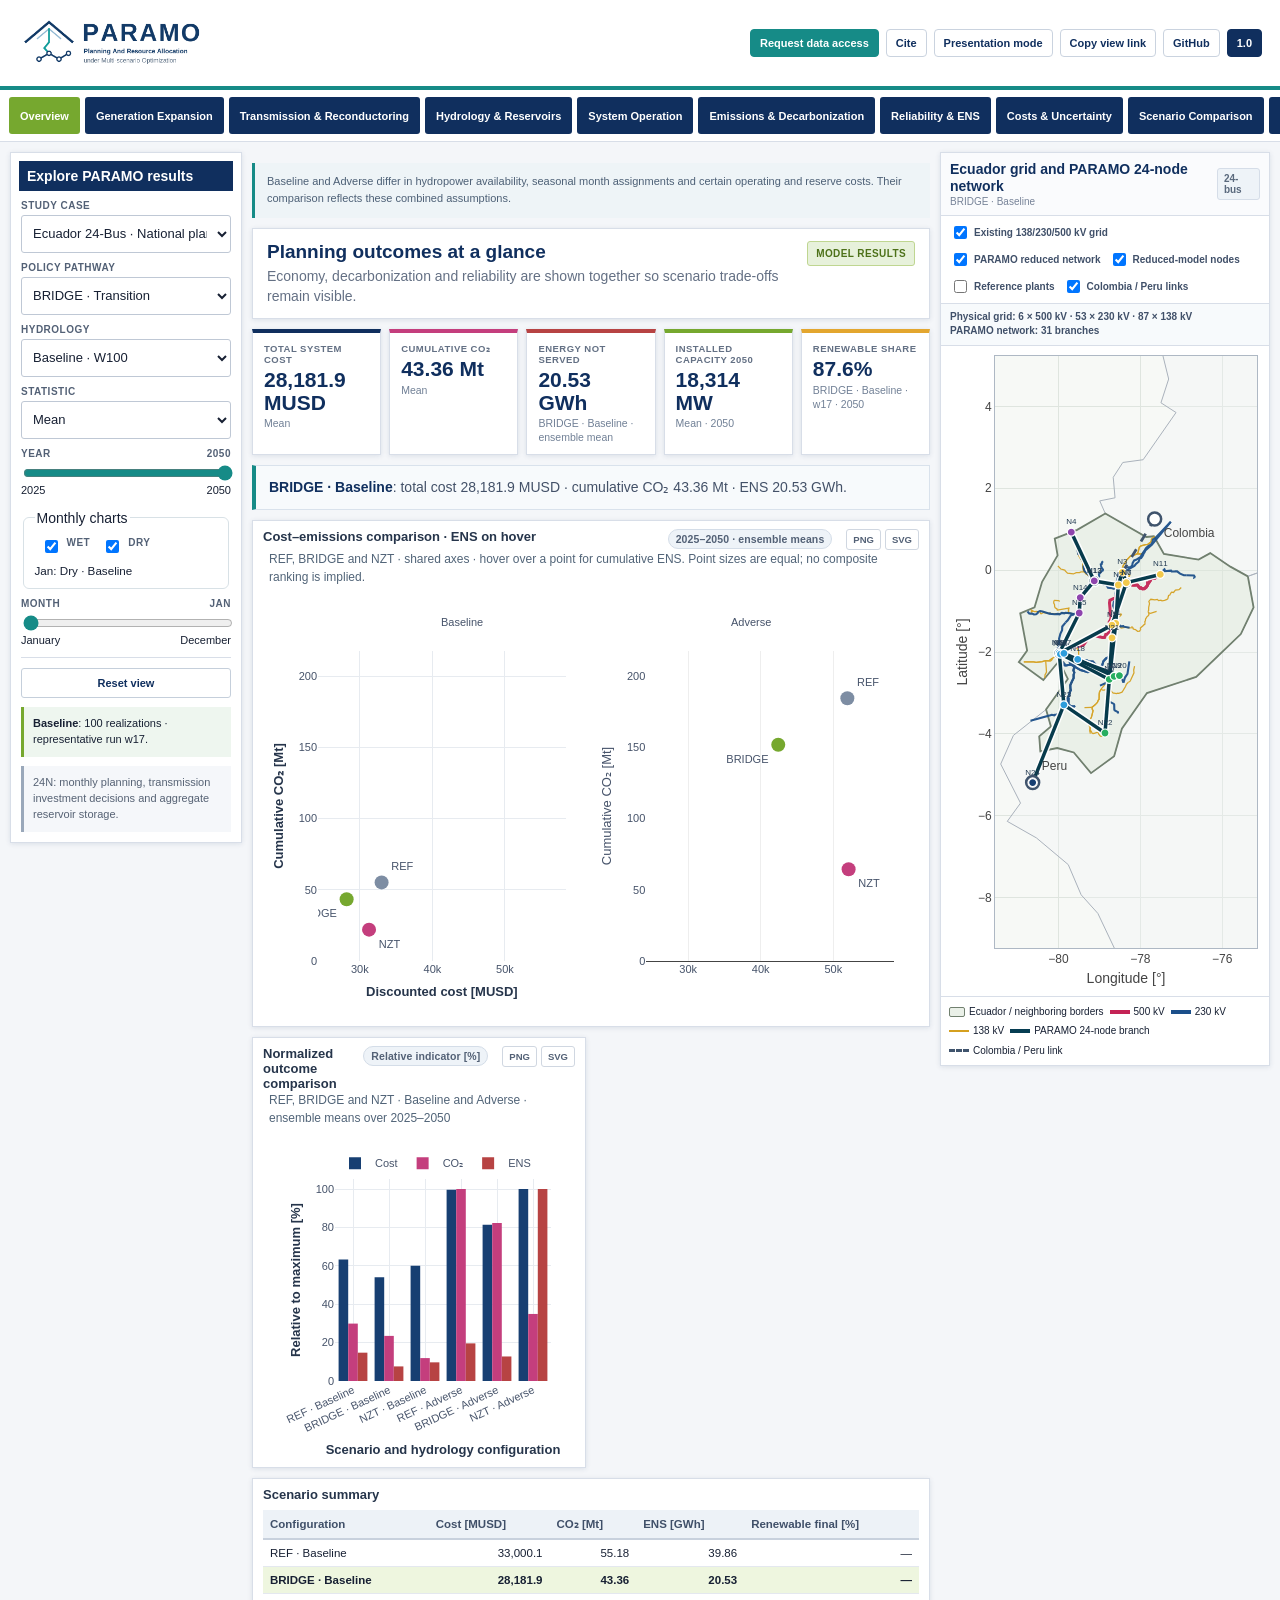
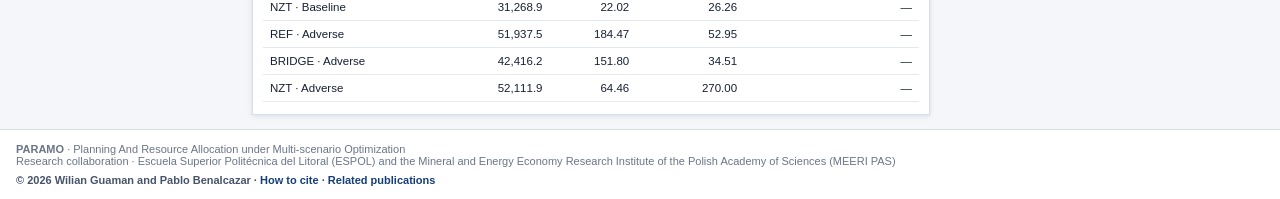
<file: index.html>
<!DOCTYPE html>

<html lang="en">
<head>
<meta charset="utf-8"/>
<meta content="width=device-width, initial-scale=1" name="viewport"/>
<meta content="PARAMO Ecuador Results Explorer — interactive long-term power-system planning results for Ecuador under hydrological uncertainty." name="description"/>
<meta content="PARAMO Ecuador Results Explorer" property="og:title"/>
<meta content="Generation, transmission, hydrology, emissions, reliability and cost results for Ecuador planning cases." property="og:description"/>
<meta content="assets/brand/social-preview.png" property="og:image"/>
<title>PARAMO Ecuador Results Explorer</title>
<link href="assets/brand/favicon.svg" rel="icon" type="image/svg+xml"/>
<link href="assets/css/dashboard.css" rel="stylesheet"/>
<script src="assets/vendor/plotly-3.3.1.min.js"></script>
<script src="assets/js/dashboard_data.js"></script>
<script src="assets/js/reference_network_data.js"></script>
<link href="assets/css/research.css" rel="stylesheet"/><script src="assets/js/national_detail.js"></script><link href="assets/css/national_detail.css" rel="stylesheet"/><style>.year-ends{display:flex;justify-content:space-between;font-size:11px}#monthSelect{width:100%;accent-color:#168b87}#monthValue{float:right;font-weight:700}#yearSelect{width:100%;accent-color:#168b87}#yearValue{float:right;font-weight:700}#seasonControls{margin-top:14px;border:1px solid #d8e1e6;border-radius:6px}#seasonControls label{display:inline-flex;gap:6px;margin:6px}#seasonStatus{display:block;line-height:1.5}.research-partners{font-size:12px;color:#476474;margin:6px 0}#figureGallery figure{margin:18px 0;padding:18px;background:white;border:1px solid #d8e1e6;border-radius:8px}#figureGallery img{max-width:100%;height:auto}#figureGallery figcaption{margin:12px 0;font-weight:600}.wide-results .dashboard-grid{grid-template-columns:232px minmax(0,1fr)}.wide-results .map-panel{display:none}.wide-results.presentation-mode .dashboard-grid{grid-template-columns:1fr}@media(max-width:820px){.wide-results .dashboard-grid{display:block}}#tx24Maps{height:640px}.brand-block{flex-wrap:wrap}.research-partners{flex-basis:100%}</style><style>.brand-block{display:block;flex:0 1 auto}.brand-logo{display:block;width:310px;height:auto;max-width:100%}.site-footer{display:block}.site-footer>div{max-width:none}.footer-cite{margin-top:7px}.cascade-diagram{overflow-x:auto}.cascade-node{min-width:185px}#cascadeCard6{margin-bottom:14px}@media(max-width:600px){.brand-logo{width:260px}}</style></head>
<body>
<header class="site-header">
<div class="brand-block">
<img alt="PARAMO — Planning And Resource Allocation under Multi-scenario Optimization" class="brand-logo" src="assets/brand/paramo-logo-horizontal.png"/>
</div>
<div class="header-actions">
<a class="header-btn primary-link" data-open-tab="data-access" href="#data-access">Request data access</a>
<a class="header-btn" href="docs/CITATION.md">Cite</a>
<button class="header-btn" id="presentationBtn" type="button">Presentation mode</button>
<button class="header-btn" id="copyLinkBtn" type="button">Copy view link</button>
<a class="header-btn" href="https://github.com/WilianGuaman/PARAMO-Ecuador">GitHub</a>
<span class="version-pill">1.0</span>
</div>
</header>
<nav aria-label="Dashboard sections" class="top-nav">
<button class="nav-btn active" data-tab="overview">Overview</button>
<button class="nav-btn" data-tab="generation">Generation Expansion</button>
<button class="nav-btn" data-tab="network">Transmission &amp; Reconductoring</button>
<button class="nav-btn" data-tab="hydrology">Hydrology &amp; Reservoirs</button>
<button class="nav-btn" data-tab="operation">System Operation</button>
<button class="nav-btn" data-tab="emissions">Emissions &amp; Decarbonization</button>
<button class="nav-btn" data-tab="reliability">Reliability &amp; ENS</button>
<button class="nav-btn" data-tab="costs">Costs &amp; Uncertainty</button>
<button class="nav-btn" data-tab="compare">Scenario Comparison</button>
<button class="nav-btn" data-tab="scores">Pathway scores</button><button class="nav-btn" data-tab="data-access">Data Access</button>
<button class="nav-btn" data-tab="methodology">Methodology</button>
</nav>
<div class="runtime-notice" hidden="" id="runtimeNotice" role="status"></div>
<div class="dashboard-grid">
<aside aria-label="Study filters" class="filter-panel">
<section class="filter-section">
<div class="filter-heading">Explore PARAMO results</div>
<label for="caseSelect">Study case</label>
<select id="caseSelect"><option value="ecuador_24bus">Ecuador 24-Bus · National planning case</option><option value="ecuador_6bus">Ecuador 6-Bus · Reduced planning case</option></select>
<label for="scenarioSelect">Policy pathway</label><select id="scenarioSelect"></select>
<label for="hydrologySelect">Hydrology</label><select id="hydrologySelect"></select>
<div id="statWrap"><label for="statSelect">Statistic</label><select id="statSelect"><option value="Mean">Mean</option><option value="P10">P10</option><option value="P50">P50</option><option value="P90">P90</option><option value="Representative">Representative realization</option></select></div>
<label for="yearSelect">Year <output id="yearValue">2050</output></label><input id="yearSelect" max="2050" min="2025" step="1" type="range" value="2050"/><div class="year-ends"><span>2025</span><span>2050</span></div><fieldset id="seasonControls"><legend>Monthly charts</legend><label><input checked="" id="wetCheck" type="checkbox"/> Wet</label><label><input checked="" id="dryCheck" type="checkbox"/> Dry</label><small id="seasonStatus"></small></fieldset>
<label for="monthSelect">Month <output id="monthValue">January</output></label><input id="monthSelect" max="12" min="1" step="1" type="range" value="1"/><div class="year-ends"><span>January</span><span>December</span></div>
</section>
<section class="filter-actions single"><button id="resetBtn" type="button">Reset view</button></section>
<section class="filter-note" id="ensembleNote"></section>
<section class="filter-note subtle" id="caseCapabilityNote"></section>
</aside>
<main class="main-panel">
<section class="tab-panel active" id="overview">
<div class="section-intro"><div><h1>Planning outcomes at a glance</h1><p>Economy, decarbonization and reliability are shown together so scenario trade-offs remain visible.</p></div><span class="status-badge">Model results</span></div>
<div class="kpi-grid" id="overviewKpis"></div>
<div class="insight" id="overviewInsight"></div>
<div class="chart-grid two">
<div class="chart-card"><div class="chart-head"><span class="chart-title">Cost–CO₂–reliability performance</span><span class="chart-tools" data-tools="overviewTradeoff"></span></div><div class="plot" id="overviewTradeoff"></div></div>
<div class="chart-card"><div class="chart-head"><span class="chart-title">Normalized outcome comparison</span><span class="chart-tools" data-tools="overviewBars"></span></div><div class="plot" id="overviewBars"></div></div>
</div>
<div class="table-card"><div class="chart-head"><span class="chart-title">Scenario summary</span></div><div class="table-wrap" id="overviewTable"></div></div>
</section>
<section class="tab-panel" id="generation">
<div class="section-intro"><div><h1>Generation expansion</h1><p>Installed capacity, additions and annual electricity production across the planning horizon.</p></div><div class="section-tools"><label class="inline-control" hidden="" id="fuelViewWrap"><span>6-Bus display</span><select id="fuelViewSelect"><option value="fuel">Fuel detail</option><option value="technology">Technology aggregation</option></select></label><span class="status-badge">Expansion result</span></div></div>
<div class="kpi-grid four" id="generationKpis"></div>
<div class="chart-grid two"><div class="chart-card"><div class="chart-head"><span class="chart-title" id="capacityChartTitle">Installed capacity</span><span class="chart-tools" data-tools="capacityTrajectory"></span></div><div class="plot tall" id="capacityTrajectory"></div></div><div class="chart-card"><div class="chart-head"><span class="chart-title" id="capacityAdditionsTitle">Capacity additions</span><span class="chart-tools" data-tools="capacityAdditions"></span></div><div class="plot tall" id="capacityAdditions"></div></div></div>
<div class="chart-grid two"><div class="chart-card"><div class="chart-head"><span class="chart-title" id="generationAnnualTitle">Annual generation</span><span class="chart-tools" data-tools="generationAnnual"></span></div><div class="plot tall" id="generationAnnual"></div></div><div class="chart-card"><div class="chart-head"><span class="chart-title" id="generationMixYearTitle">Selected-year mix</span><span class="chart-tools" data-tools="generationMixYear"></span></div><div class="plot tall" id="generationMixYear"></div></div></div>
<p class="revision-note" id="repGenerationNote"></p></section>
<section class="tab-panel" id="network">
<div class="section-intro"><div><h1>Transmission &amp; reconductoring</h1><p>Expansion decisions, corridor-level investment states and geographic patterns.</p></div><div class="section-tools"><label class="inline-control" hidden="" id="corridorWrap"><span>Corridor</span><select id="corridorSelect"></select></label><span class="status-badge warning" id="networkStatus">Capability dependent</span></div></div>
<div class="warning-box" id="networkNote"></div>
<div class="kpi-grid four" id="networkKpis"></div>
<div hidden="" id="network24Detail">
<div class="detail-toolbar"><div><strong>Geographic investment comparison</strong><p>One pathway, two hydrological cases, identical map and width scales.</p></div><div class="detail-controls"><label>View<select id="tx24Layer"><option value="representative">Selected realization</option><option value="mean">Ensemble mean</option></select></label><label>Corridor<select id="tx24Corridor"><option value="all">All 31 corridors</option></select></label><button class="detail-btn" id="tx24Reset" type="button">Clear selection</button></div></div>
<div class="chart-card"><div class="chart-head"><span class="chart-title" id="tx24Title">Transmission states in service</span><button class="detail-btn" id="tx24Expand" type="button">Expand map</button><span class="chart-tools" data-tools="tx24Maps"></span></div><div class="plot transmission-comparison" id="tx24Maps"></div><p class="detail-caption">Blue: existing-circuit reconductoring. Orange: new conventional circuits. Purple: new reinforced circuits. Grey: equivalent corridors. The selected-realization view shows individual decisions; the ensemble view shows adoption shares and expected counts. Offset traces improve visibility; they are not physical routes. Click a line to inspect its trajectory.</p></div>
<div aria-live="polite" class="detail-selection" id="tx24Selection"></div><div class="chart-card"><div class="chart-head"><span class="chart-title" id="txAnnualTitle"></span><span class="chart-tools" data-tools="txAnnualBars"></span></div><div class="plot" id="txAnnualBars" style="height:580px"></div></div><div class="chart-card"><div class="chart-head"><span class="chart-title" id="txCumulativeTitle"></span><span class="chart-tools" data-tools="txCumulativeBars"></span></div><div class="plot" id="txCumulativeBars" style="height:580px"></div><p class="detail-caption">Separate counts of existing corridors reconductored and new circuits built. Use the corridor filter to inspect individual locations.</p></div>
<div class="chart-grid two"><div class="chart-card"><div class="chart-head"><span class="chart-title" id="tx24HistoryTitle">Investment trajectory</span><span class="chart-tools" data-tools="tx24History"></span></div><div class="plot" id="tx24History"></div></div><div class="chart-card"><div class="chart-head"><span class="chart-title">Existing-corridor reconductoring</span><span class="chart-tools" data-tools="tx24Reconductoring"></span></div><div class="plot" id="tx24Reconductoring"></div></div></div>
</div>
<div class="chart-grid two"><div class="chart-card"><div class="chart-head"><span class="chart-title">Transmission investment</span><span class="chart-tools" data-tools="transmissionCost"></span></div><div class="plot" id="transmissionCost"></div></div><div class="chart-card"><div class="chart-head"><span class="chart-title" id="networkSecondaryTitle">Corridor capability</span><span class="chart-tools" data-tools="networkSecondary"></span></div><div class="plot" id="networkSecondary"></div></div></div>
<div class="chart-card" id="transmissionDecisionCard"><div class="chart-head"><span class="chart-title">Transmission intervention timeline</span><span class="chart-tools" data-tools="transmissionDecisionTimeline"></span></div><div class="plot short" id="transmissionDecisionTimeline"></div></div>
<div class="table-card"><div class="chart-head"><span class="chart-title">Network detail</span></div><div class="table-wrap" id="networkTable"></div></div>
</section>
<section class="tab-panel" id="hydrology"><div class="section-intro"><div><h1>Hydrology &amp; reservoirs</h1><p>Monthly aggregate storage and electricity supply in selected planning solutions.</p></div><div class="section-tools"><label class="inline-control" hidden="" id="hydroAssetWrap"><span>Hydro asset</span><select id="hydroAssetSelect"></select></label><span class="status-badge">Hydrology-aware</span></div></div>
<div hidden="" id="hydro24Detail">
<div class="detail-toolbar"><div aria-label="Hydrology views" class="detail-tabs" role="group"><button class="active" data-h24="operation" type="button">Monthly operation</button><button data-h24="comparison" type="button">Baseline vs Adverse</button></div></div>
<div class="detail-scope" id="h24Scope"></div><div class="kpi-grid four" id="h24Kpis"></div>
<div class="h24-panel" id="h24-operation">
<div class="chart-grid two"><div class="chart-card"><div class="chart-head"><span class="chart-title" id="h24StorageTitle">Monthly storage cycle</span><span class="chart-tools" data-tools="h24Storage"></span></div><div class="plot tall" id="h24Storage"></div><p class="detail-caption" id="h24CycleNote"></p></div>
<div class="chart-card"><div class="chart-head"><span class="chart-title">Within-year refill / drawdown</span><span class="chart-tools" data-tools="h24Change"></span></div><div class="plot tall" id="h24Change"></div><p class="detail-caption">ΔV = end-of-month storage − previous month. Positive: refill; negative: drawdown. January is omitted because each model year starts from its own initial condition.</p></div></div>
<div class="chart-grid two">
<div class="chart-card"><div class="chart-head"><span class="chart-title">Turbining and spill / bypass</span><span class="chart-tools" data-tools="h24Release"></span></div><div class="plot" id="h24Release"></div><p class="detail-caption">Sum of plant-level hydraulic operations. Water can be turbined again downstream; this sum is neither net basin outflow nor new system inflow.</p></div><div class="chart-card"><div class="chart-head"><span class="chart-title">Monthly supply and hydro dependence</span><span class="chart-tools" data-tools="h24Supply"></span></div><div class="plot" id="h24Supply"></div><p class="detail-caption">Supply of the complete 24-bus system, including run-of-river generation and imports; the storage chart covers only five represented plants.</p></div></div>
</div>
<div class="h24-panel" hidden="" id="h24-comparison">
<div class="chart-card"><div class="chart-head"><span class="chart-title">Case-specific seasonal assumptions</span></div><div id="h24Calendar"></div><p class="detail-caption">Baseline and Adverse retain different seasonal calendars and nuclear-candidate operating costs. Their difference represents two planning configurations, not a single-parameter drought experiment.</p></div>
<div class="chart-grid two">
<div class="chart-card"><div class="chart-head"><span class="chart-title">Mean aggregate stored volume</span><span class="chart-tools" data-tools="h24Means"></span></div><div class="plot tall" id="h24Means"></div><p class="detail-caption">Weighted ensemble mean of monthly storage across 2025–2050. This is operation, not installed reservoir capacity.</p></div></div>
<div class="chart-grid two"><div class="chart-card"><div class="chart-head"><span class="chart-title">Selected-year supply response</span><span class="chart-tools" data-tools="h24Response"></span></div><div class="plot" id="h24Response"></div><p class="detail-caption">Separate representative realizations for each hydrological case. Not ensemble means.</p></div>
<div class="chart-card"><div class="chart-head"><span class="chart-title">Expected cumulative ENS</span><span class="chart-tools" data-tools="h24ENS"></span></div><div class="plot" id="h24ENS"></div><p class="detail-caption">Weighted means over 2025–2050. Baseline N=100; Adverse N=5. Both panels retain the same unit; small values remain visible in the hover.</p></div></div>
<div class="chart-card"><div class="chart-head"><span class="chart-title">Supplied monthly storage envelopes · no year dimension</span><span class="chart-tools" data-tools="h24Envelope"></span></div><div class="plot" id="h24Envelope"></div><p class="detail-caption">P10–P90 and median from the retained month-only envelope table. These are not the selected-year paths above. The supplied envelope has no year dimension; no annual quantiles are inferred from it.</p></div></div>
</div><div id="hydroLegacyBody">
<div class="kpi-grid four" id="hydroKpis"></div>
<div class="chart-grid two"><div class="chart-card"><div class="chart-head"><span class="chart-title" id="hydroStorageTitle">Reservoir storage</span><span class="chart-tools" data-tools="reservoirEnvelope"></span></div><div class="plot" id="reservoirEnvelope"></div></div><div class="chart-card"><div class="chart-head"><span class="chart-title" id="plantGeneration6Title"></span><span class="chart-tools" data-tools="plantGeneration6"></span></div><div class="plot" id="plantGeneration6"></div></div></div>
<div hidden="" id="plantBalanceFigure"></div><div class="chart-grid two" style="grid-template-columns:repeat(2,minmax(0,1fr))"><div class="chart-card"><div class="chart-head"><span class="chart-title" id="hydroRelease6Title">Monthly hydraulic releases</span><span class="chart-tools" data-tools="hydroRelease6"></span></div><div class="plot tall" id="hydroRelease6"></div></div></div><p class="detail-caption">The discharge curve sums releases at the selected plants; water reused downstream is counted at each plant and does not represent independent water resources.</p><div class="chart-card" id="cascadeCard6"><div class="chart-head"><span class="chart-title" id="cascadeTitle6"></span></div><div class="cascade-diagram" id="cascadeDiagram6"></div><p class="detail-caption">Connections show the modeled upstream–downstream sequence. Values report generation and storage for the selected month.</p></div><div class="table-card"><div class="chart-head"><span class="chart-title">Selected-month plant results</span></div><div class="table-wrap" id="plantResults6Table"></div></div><div class="chart-card"><div class="chart-head"><span class="chart-title">Hydrology penalty across scenarios</span><span class="chart-tools" data-tools="hydrologyPenalty6"></span></div><div class="plot" id="hydrologyPenalty6"></div></div></div></section>
<section class="tab-panel" id="operation"><div class="section-intro"><div><h1>System operation</h1><p>Monthly and annual operational indicators for the selected planning configuration.</p></div><span class="status-badge" id="operationBadge">Representative run</span></div><div class="kpi-grid four" id="operationKpis"></div><div class="chart-grid two"><div class="chart-card"><div class="chart-head"><span class="chart-title">Monthly energy balance</span><span class="chart-tools" data-tools="monthlyGeneration"></span></div><div class="plot tall" id="monthlyGeneration"></div></div><div class="chart-card"><div class="chart-head"><span class="chart-title">Reserve / ENS / curtailment</span><span class="chart-tools" data-tools="operationReliability"></span></div><div class="plot tall" id="operationReliability"></div></div></div><div class="chart-card"><div class="chart-head"><span class="chart-title">Annual operation trajectory</span><span class="chart-tools" data-tools="annualOperation"></span></div><div class="plot" id="annualOperation"></div></div></section>
<section class="tab-panel" id="emissions"><div class="section-intro"><div><h1>Emissions &amp; decarbonization</h1><p>Carbon outcomes across policy pathways and hydrological conditions.</p></div><span class="status-badge">Decarbonization</span></div><div class="kpi-grid four" id="emissionKpis"></div><div class="insight" id="emissionInsight"></div><div class="chart-grid two"><div class="chart-card"><div class="chart-head"><span class="chart-title">Cumulative CO₂ comparison</span><span class="chart-tools" data-tools="emissionCumulative"></span></div><div class="plot" id="emissionCumulative"></div></div><div class="chart-card"><div class="chart-head"><span class="chart-title" id="emissionAnnualTitle">Annual CO₂ trajectory</span><span class="chart-tools" data-tools="emissionAnnual"></span></div><div class="plot" id="emissionAnnual"></div></div></div><div class="chart-grid two"><div class="chart-card"><div class="chart-head"><span class="chart-title">CO₂ uncertainty / scenario spread</span><span class="chart-tools" data-tools="emissionDistribution"></span></div><div class="plot" id="emissionDistribution"></div></div><div class="chart-card"><div class="chart-head"><span class="chart-title">Cost–CO₂ performance space</span><span class="chart-tools" data-tools="emissionTradeoff"></span></div><div class="plot" id="emissionTradeoff"></div></div></div></section>
<section class="tab-panel" id="reliability"><div class="section-intro"><div><h1>Reliability &amp; energy not served</h1><p>Annual and cumulative ENS together with economic consequences.</p></div><span class="status-badge">Reliability</span></div><div class="kpi-grid four" id="reliabilityKpis"></div><div class="insight" id="reliabilityInsight"></div><div class="chart-grid two"><div class="chart-card"><div class="chart-head"><span class="chart-title">Cumulative ENS comparison</span><span class="chart-tools" data-tools="ensCumulative"></span></div><div class="plot" id="ensCumulative"></div></div><div class="chart-card"><div class="chart-head"><span class="chart-title">Annual ENS trajectory</span><span class="chart-tools" data-tools="ensAnnual"></span></div><div class="plot" id="ensAnnual"></div></div></div><div class="chart-grid two"><div class="chart-card"><div class="chart-head"><span class="chart-title">ENS uncertainty / scenario spread</span><span class="chart-tools" data-tools="ensDistribution"></span></div><div class="plot" id="ensDistribution"></div></div><div class="chart-card"><div class="chart-head"><span class="chart-title">Reliability versus cost</span><span class="chart-tools" data-tools="ensTradeoff"></span></div><div class="plot" id="ensTradeoff"></div></div></div></section>
<section class="tab-panel" id="costs"><div class="section-intro"><div><h1>Costs &amp; uncertainty</h1><p>Planning cost statistics and cost composition.</p></div><span class="status-badge">Economic result</span></div><div class="kpi-grid four" id="costKpis"></div><div class="chart-grid two"><div class="chart-card"><div class="chart-head"><span class="chart-title">Total cost range / scenario comparison</span><span class="chart-tools" data-tools="costDistribution"></span></div><div class="plot" id="costDistribution"></div></div><div class="chart-card"><div class="chart-head"><span class="chart-title">Cost components</span><span class="chart-tools" data-tools="costComponents"></span></div><div class="plot" id="costComponents"></div></div></div><div class="chart-card"><div class="chart-head"><span class="chart-title">System performance space</span><span class="chart-tools" data-tools="performanceSpace"></span></div><div class="plot" id="performanceSpace"></div></div><div class="chart-card"><div class="chart-head"><span class="chart-title">Discounted costs across realizations</span><span class="chart-tools" data-tools="costRunsResearch"></span></div><div class="plot" id="costRunsResearch" style="height:650px"></div></div></section>
<section class="tab-panel" id="compare"><div class="section-intro"><div><h1>Scenario comparison</h1><p>Compare two configurations using common indicators.</p></div><span class="status-badge">A vs B</span></div><div class="compare-grid"><div class="compare-card"><h2>Configuration A</h2><label>Study case</label><select id="compareCaseA"></select><label>Scenario</label><select id="compareScenarioA"></select><label>Hydrology</label><select id="compareHydroA"></select></div><div class="compare-card"><h2>Configuration B</h2><label>Study case</label><select id="compareCaseB"></select><label>Scenario</label><select id="compareScenarioB"></select><label>Hydrology</label><select id="compareHydroB"></select></div></div><div class="chart-grid two"><div class="table-card"><div class="chart-head"><span class="chart-title">Metric comparison</span></div><div class="table-wrap" id="compareTable"></div></div><div class="chart-card"><div class="chart-head"><span class="chart-title">Normalized performance</span><span class="chart-tools" data-tools="compareChart"></span></div><div class="plot" id="compareChart"></div></div></div></section>
<section class="tab-panel" id="data-access">
<div class="section-intro"><div><h1>Data access</h1><p>Request additional research data for a defined academic or technical use.</p></div><span class="status-badge">Controlled access</span></div>
<div class="download-grid"><div class="download-card"><h2>Request research data</h2><p>Describe the study, requested variables and intended use in the repository form.</p><a class="download-button secondary" href="https://github.com/WilianGuaman/PARAMO-Ecuador/issues/new?template=data-access-request.yml" rel="noopener" target="_blank">Open data-access form</a><p class="privacy-note">GitHub Issues are public. Do not include confidential, sensitive or personal information in the request.</p></div><div class="download-card"><h2>What is public in the explorer?</h2><p>Scenario summaries, annual and monthly series, technology aggregates, 6N corridor decisions and selected hydropower diagnostics.</p><a class="download-button" href="docs/DATA_ACCESS.md">Data-access policy</a></div><div class="download-card"><h2>Citation &amp; provenance</h2><p>Citation formats and data provenance are provided with the repository.</p><a class="download-button" href="docs/CITATION.md">Citation guide</a></div></div>
<div class="method-grid" style="margin-top:10px"><div class="method-card"><h2>Cite the explorer</h2><div class="citation-box" id="citationBox"></div><div class="method-links"><button class="download-button" id="copyCitationBtn" type="button">Copy citation</button><a href="CITATION.cff">CITATION.cff</a><a href="docs/citation/CITATION.bib">BibTeX</a><a href="docs/citation/CITATION.ris">RIS</a></div></div><div class="method-card"><h2>Licensing</h2><p><strong>Dashboard code:</strong> Apache License 2.0.<br/><strong>PARAMO-derived public visualization layer and original documentation:</strong> CC BY 4.0 where indicated.<br/><strong>Reference geography:</strong> source terms and attribution are listed in the license matrix.</p><div class="method-links"><a href="LICENSES.md">License and attribution matrix</a></div></div></div>
</section>
<section class="tab-panel" id="scores"><h1>Weighted pathway scores</h1><p>Six indicators are normalized within each hydrological case. Economic, environmental and supply-adequacy dimensions each receive one third of the weight. Lower scores are preferred; scores compare pathways within a case.</p><div class="chart-card"><div class="chart-head"><span class="chart-title">Baseline and Adverse · 2025–2050</span><span class="chart-tools" data-tools="weightedScores"></span></div><div class="plot" id="weightedScores" style="height:570px"></div></div><div id="scoreInputs"></div></section><section class="tab-panel" id="methodology"><div class="section-intro"><div><h1>Methodology, provenance &amp; citation</h1><p>Distinguish optimization results, reference-system data and uncertainty representations.</p></div><span class="status-badge">Research documentation</span></div><div class="method-grid"><div class="method-card"><h2>PARAMO results</h2><p>The explorer presents precomputed planning results for Ecuador.</p></div><div class="method-card"><h2>Ecuador 6N</h2><p>BAU and REN100 under Normal and Extreme hydrology, with corridor-year decisions and selected hydraulic cascades.</p></div><div class="method-card"><h2>Ecuador 24N</h2><p>REF, BRIDGE and NZT pathways under Baseline and Adverse hydrology, with ensemble statistics and representative monthly operation.</p></div><div class="method-card"><h2>Network map</h2><p>Ecuador, Colombia and Peru boundaries; the existing 138/230/500 kV grid; and the selected 24N or 6N PARAMO network.</p></div><div class="method-card"><h2>Related publications</h2><p>Guamán, W., Benalcazar, P., Cordova-Garcia, J., &amp; Torres, M. (2025). <em>An integrated framework for the optimal expansion of hydro-dependent power systems under water-resource uncertainty</em>. Energy Conversion and Management: X, 28, 101297. DOI: 10.1016/j.ecmx.2025.101297.</p></div><div class="method-card"><h2>Documentation</h2><p>Methodology, provenance, limitations and citation.</p><div class="method-links"><a href="docs/METHODOLOGY.md">Methodology</a><a href="docs/DATA_PROVENANCE.md">Data provenance</a><a href="docs/LIMITATIONS.md">Limitations</a><a href="docs/DATA_ACCESS.md">Data access</a></div></div></div><div class="method-card" id="studyDesign"><h2>Study design</h2><p>The national model compares REF, BRIDGE and NZT over 2025–2050. Baseline contains 100 realizations per pathway and Adverse contains five. Detailed profiles use REF–w23, BRIDGE–w17 and NZT–w22 in Baseline, and REF–w5, BRIDGE–w3 and NZT–w3 in Adverse.</p><p>Representative realizations are selected using total cost: proximity to the mean within the modal interval for Baseline, and proximity to the median for Adverse. Means and empirical intervals describe the ensemble; the selected realization is one individual plan.</p><p>Each model year contains twelve 720-hour periods. Seasonal calendars and operating assumptions are specific to each hydrological case. ENS is reconstructed from nodal power deficits and monthly duration.</p></div></section>
</main>
<aside class="map-panel">
<div class="map-heading"><div><strong id="mapTitle">PARAMO network</strong><span id="mapSubtitle">Ecuador planning geography</span></div><span class="map-badge" id="mapBadge">24-bus</span></div>
<div class="map-controls"><label><input checked="" id="mapReferenceLines" type="checkbox"/> Existing 138/230/500 kV grid</label><label><input checked="" id="mapLines" type="checkbox"/> PARAMO reduced network</label><label><input checked="" id="mapNodes" type="checkbox"/> Reduced-model nodes</label><label><input id="mapPlants" type="checkbox"/> Reference plants</label><label><input checked="" id="mapExternal" type="checkbox"/> Colombia / Peru links</label></div>
<div class="map-grid-status" id="mapGridStatus"></div><div class="map-plot" id="networkMap"></div><div class="map-legend" id="mapLegend"></div>
</aside>
</div>
<footer class="site-footer"><div><strong>PARAMO</strong> · Planning And Resource Allocation under Multi-scenario Optimization<br/>Research collaboration · Escuela Superior Politécnica del Litoral (ESPOL) and the Mineral and Energy Economy Research Institute of the Polish Academy of Sciences (MEERI PAS)</div><div class="footer-cite">© 2026 Wilian Guaman and Pablo Benalcazar · <a href="docs/CITATION.md">How to cite</a> · <a href="https://doi.org/10.1016/j.ecmx.2025.101297">Related publications</a></div></footer>
<script src="assets/js/pathway_scores.js"></script><script src="assets/js/demand.js"></script><script src="assets/js/dashboard.js"></script>
</body>
</html>
</file>
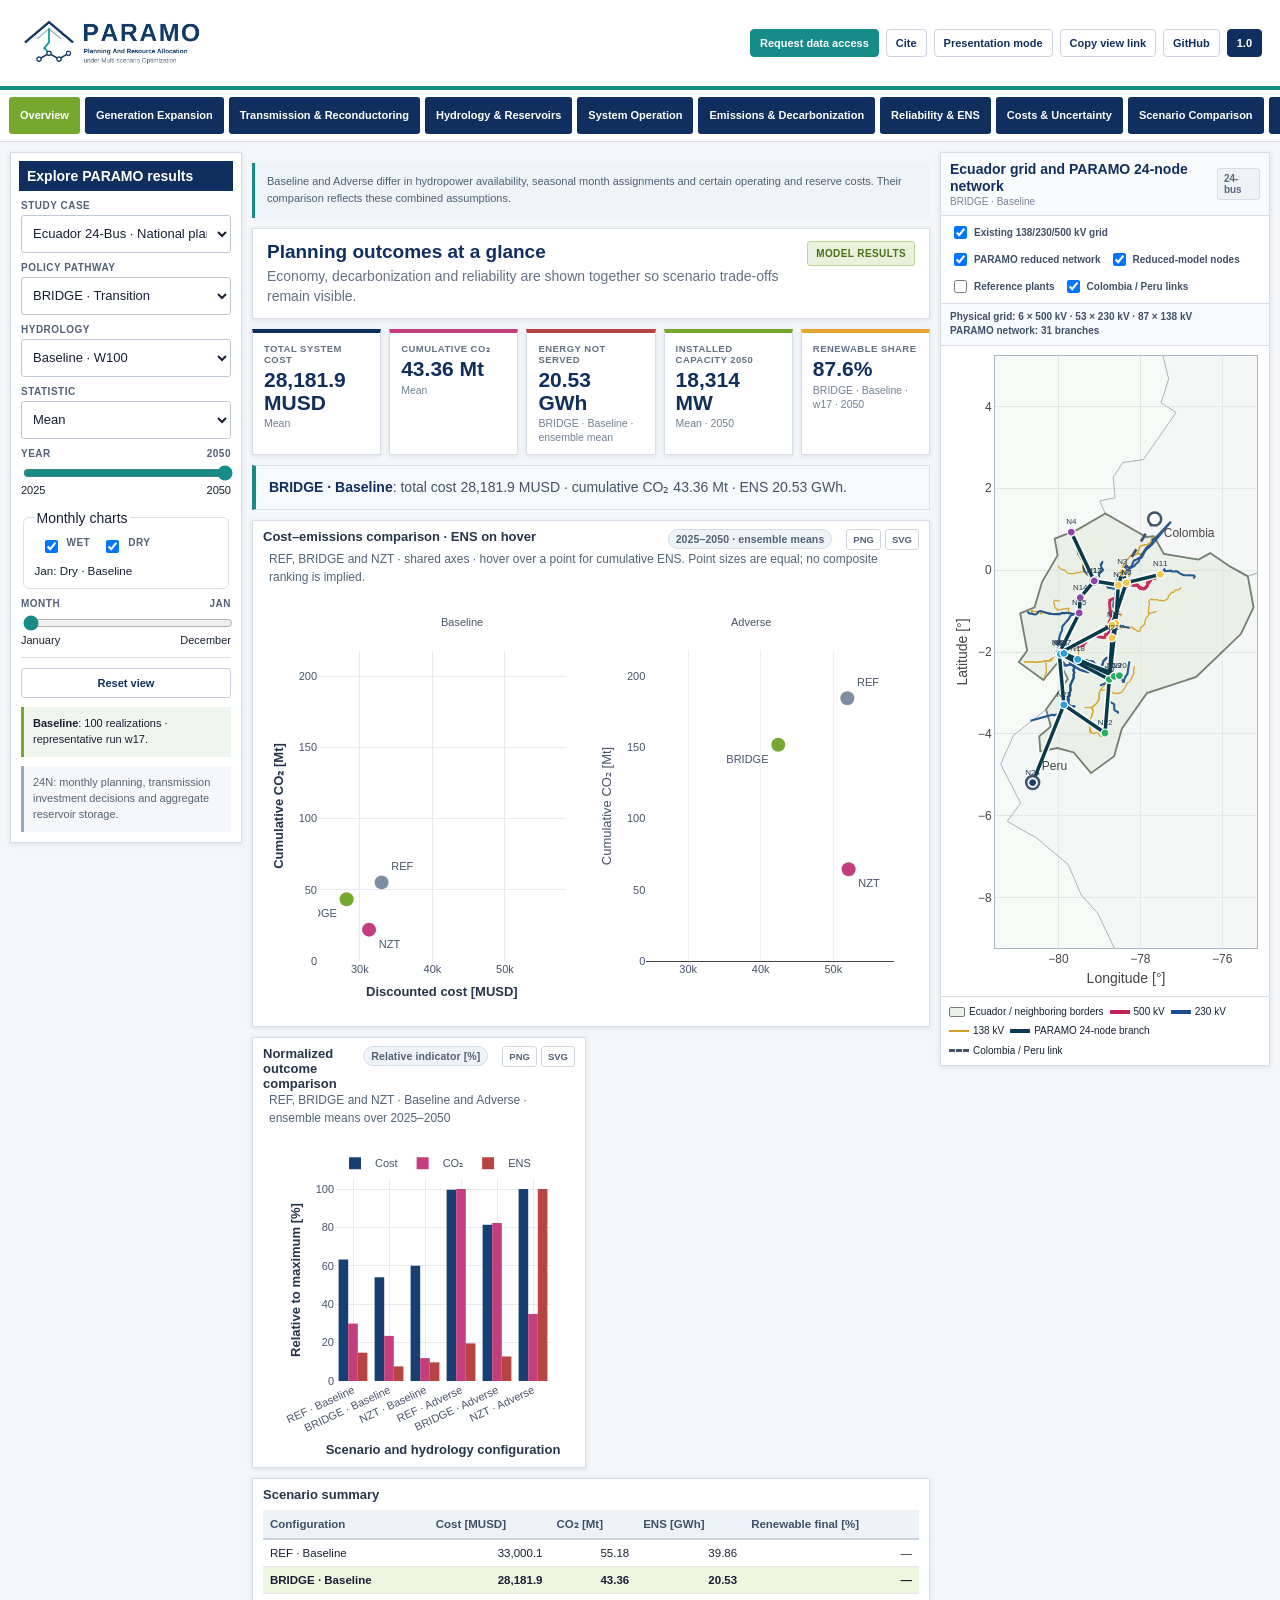
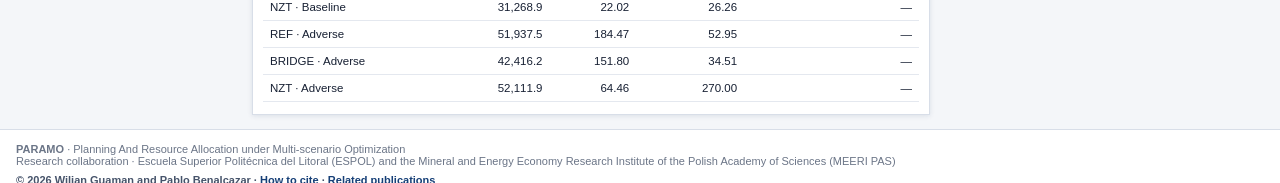
<file: final-results.html>
<!doctype html><html lang="en"><head><meta charset="utf-8"><meta http-equiv="refresh" content="0;url=./"><title>PARAMO Ecuador Results Explorer</title></head><body><a href="./">Open PARAMO Ecuador Results Explorer</a></body></html>
</file>
<file: assets/css/dashboard.css>
:root{--navy:#102f5e;--navy2:#163f77;--teal:#168b87;--green:#76a82f;--gold:#e3a62f;--magenta:#c43e7d;--red:#b74343;--ink:#172033;--muted:#647084;--line:#d8dee8;--bg:#f4f6f9;--card:#fff;--soft:#eef3f8;--shadow:0 1px 5px rgba(16,47,94,.11)}
*{box-sizing:border-box}html{scroll-behavior:smooth}body{margin:0;font-family:Inter,Segoe UI,Arial,sans-serif;background:var(--bg);color:var(--ink);font-size:14px}a{color:var(--navy2);text-decoration:none}a:hover{text-decoration:underline}button,select{font:inherit}
.site-header{display:flex;align-items:center;justify-content:space-between;gap:18px;background:#fff;padding:10px 18px;border-bottom:4px solid var(--teal)}.brand-block{display:flex;align-items:center;gap:12px;min-width:0}.brand-logo{height:62px;width:auto;max-width:430px}.brand-subtitle{font-size:12px;color:#617085;margin-top:1px}.header-actions{display:flex;align-items:center;gap:7px;flex-wrap:wrap;justify-content:flex-end}.header-btn,.version-pill{border:1px solid #cad3df;background:#fff;color:var(--navy);padding:7px 9px;border-radius:4px;font-size:11px;font-weight:800;cursor:pointer}.header-btn:hover{background:#eef3f8}.header-btn.primary-link{background:var(--teal);border-color:var(--teal);color:#fff}.header-btn.primary-link:hover{background:#117672;text-decoration:none}.version-pill{background:var(--navy);color:#fff;border-color:var(--navy)}
.top-nav{display:flex;gap:5px;overflow-x:auto;padding:7px 9px;background:#fff;border-bottom:1px solid var(--line);position:sticky;top:0;z-index:25}.nav-btn{border:0;background:var(--navy);color:#fff;padding:9px 11px;font-weight:750;font-size:11px;cursor:pointer;white-space:nowrap;border-radius:3px;min-height:37px}.nav-btn:hover{background:var(--navy2)}.nav-btn.active{background:var(--green)}
.dashboard-grid{display:grid;grid-template-columns:232px minmax(0,1fr) 330px;gap:10px;padding:10px;align-items:start}.filter-panel,.map-panel{background:#fff;border:1px solid var(--line);box-shadow:var(--shadow)}.filter-panel{padding:10px;position:sticky;top:58px}.filter-section{border-bottom:1px solid var(--line);padding-bottom:11px;margin-bottom:10px}.filter-heading{background:var(--navy);color:#fff;font-weight:800;padding:7px 8px;margin:-2px -2px 9px}.filter-panel label{display:block;font-size:10px;text-transform:uppercase;letter-spacing:.05em;font-weight:800;color:#536176;margin:9px 0 4px}.filter-panel select{width:100%;min-height:38px;border:1px solid #bfc8d5;background:#fff;color:var(--ink);padding:6px 7px;font-size:13px;border-radius:3px}.filter-panel select:focus,.header-btn:focus,.nav-btn:focus{outline:2px solid #7bb6e8;outline-offset:1px}.filter-note{font-size:11px;line-height:1.45;padding:9px;background:#eef6ef;border-left:3px solid var(--green);margin-top:9px}.filter-note.subtle{background:#f5f7fa;border-left-color:#9aa8ba;color:#566274}.filter-actions{display:grid;grid-template-columns:1fr 1fr;gap:6px}.filter-actions button{border:1px solid #c5cfdb;background:#fff;color:var(--navy);padding:8px 6px;font-size:11px;font-weight:800;border-radius:3px;cursor:pointer}.filter-actions button.primary{background:var(--teal);color:white;border-color:var(--teal)}
.main-panel{min-width:0}.tab-panel{display:none}.tab-panel.active{display:block}.section-intro{display:flex;justify-content:space-between;align-items:flex-start;gap:16px;background:#fff;border:1px solid var(--line);padding:12px 14px;margin-bottom:10px;box-shadow:var(--shadow)}.section-intro h1{font-size:19px;margin:0 0 3px;color:var(--navy)}.section-tools{display:flex;align-items:flex-start;gap:8px;flex-wrap:wrap;justify-content:flex-end}.inline-control{display:flex;align-items:center;gap:6px;font-size:10px;font-weight:700;color:#536176;white-space:nowrap}.inline-control select{border:1px solid #cfd7e2;background:#fff;color:var(--navy);padding:5px 7px;border-radius:3px;font:inherit;min-width:145px}.inline-control[hidden]{display:none!important}.section-intro p{margin:0;color:var(--muted);line-height:1.45}.status-badge{font-size:10px;font-weight:800;text-transform:uppercase;letter-spacing:.04em;background:#e7f1db;color:#4d7119;border:1px solid #bfd691;padding:6px 8px;white-space:nowrap;border-radius:3px}.status-badge.warning{background:#fff3db;color:#805d13;border-color:#efd18f}
.kpi-grid{display:grid;grid-template-columns:repeat(5,minmax(110px,1fr));gap:8px;margin-bottom:10px}.kpi-grid.four{grid-template-columns:repeat(4,minmax(110px,1fr))}.kpi-card{background:#fff;border:1px solid var(--line);border-top:4px solid var(--teal);padding:10px 11px;box-shadow:var(--shadow);min-width:0}.kpi-label{font-size:9.5px;font-weight:800;color:#637084;text-transform:uppercase;letter-spacing:.05em}.kpi-value{font-size:21px;font-weight:800;color:var(--navy);margin:4px 0 2px;line-height:1.06}.kpi-sub{font-size:10.5px;color:#718096;line-height:1.35}.kpi-card.gold{border-top-color:var(--gold)}.kpi-card.green{border-top-color:var(--green)}.kpi-card.magenta{border-top-color:var(--magenta)}.kpi-card.navy{border-top-color:var(--navy)}.kpi-card.red{border-top-color:var(--red)}
.chart-grid{display:grid;gap:10px;margin-bottom:10px}.chart-grid.two{grid-template-columns:repeat(2,minmax(0,1fr))}.chart-grid.three{grid-template-columns:repeat(3,minmax(0,1fr))}.chart-card,.table-card,.download-card,.compare-card{background:#fff;border:1px solid var(--line);box-shadow:var(--shadow);min-width:0}.chart-head{display:flex;align-items:center;justify-content:space-between;gap:8px;padding:8px 10px 0}.chart-title{font-weight:800;color:#26354b;font-size:13px}.chart-tools{display:flex;gap:4px}.chart-tools button{border:1px solid #d0d7e1;background:#fff;color:#536176;font-size:9.5px;font-weight:800;padding:4px 6px;border-radius:3px;cursor:pointer}.chart-tools button:hover{background:#edf2f7}.plot{height:330px;min-width:0}.plot.tall{height:390px}.plot.short{height:270px}.table-wrap{padding:8px 10px 12px;overflow:auto;max-width:100%}.data-table{width:100%;border-collapse:collapse;font-size:11.5px}.data-table th{background:#edf2f7;color:#405069;text-align:left;padding:7px;border-bottom:2px solid #c8d1dd;position:sticky;top:0}.data-table td{padding:7px;border-bottom:1px solid #e4e8ef}.data-table tr:hover td{background:#f8fafc}.num{text-align:right;font-variant-numeric:tabular-nums}.selected-row td{background:#eef6df!important;font-weight:700}
.map-panel{position:sticky;top:58px;overflow:hidden}.map-heading{display:flex;justify-content:space-between;align-items:center;padding:8px 9px;border-bottom:1px solid var(--line);background:#fafbfd}.map-heading strong{display:block;color:var(--navy);font-size:13px}.map-heading span{display:block;color:#778398;font-size:10px;margin-top:1px}.map-badge{background:#eef3f8;border:1px solid #d5dde8!important;padding:4px 6px;border-radius:3px;color:#5a697d!important;font-weight:700}.map-controls{display:flex;gap:8px;flex-wrap:wrap;padding:7px 9px;border-bottom:1px solid var(--line);font-size:10px;color:#536176}.map-controls label{display:flex;align-items:center;gap:4px}.map-plot{height:590px}.map-legend{display:flex;flex-wrap:wrap;gap:6px;padding:8px;border-top:1px solid var(--line);font-size:10px}.legend-item{display:flex;align-items:center;gap:4px}.legend-dot{width:9px;height:9px;border-radius:50%;display:inline-block}
.insight{background:#f7fafc;border:1px solid #d9e2ec;border-left:4px solid var(--teal);padding:11px 13px;line-height:1.5;color:#435168;margin-bottom:10px}.insight strong{color:var(--navy)}.warning-box{background:#fff8e8;border:1px solid #ead39a;border-left:4px solid var(--gold);padding:11px 13px;line-height:1.5;color:#66521f;margin-bottom:10px}.quality-row{display:flex;gap:6px;flex-wrap:wrap;margin-top:7px}.quality-badge{font-size:9px;font-weight:800;letter-spacing:.04em;border:1px solid #cdd6e2;background:#f7f9fb;color:#536176;padding:4px 6px;border-radius:999px}.quality-badge.model{background:#eaf0f9;color:#244a79}.quality-badge.ensemble{background:#eaf6ee;color:#3d6a31}.quality-badge.reference{background:#f4f1e7;color:#695c2d}
.compare-grid{display:grid;grid-template-columns:1fr 1fr;gap:10px;margin-bottom:10px}.compare-card{padding:12px}.compare-card h2{font-size:14px;color:var(--navy);margin:0 0 8px}.compare-card label{display:block;font-size:10px;text-transform:uppercase;font-weight:800;color:#5e6b7d;margin:7px 0 3px}.compare-card select{width:100%;min-height:36px;border:1px solid #c5cfdb;background:#fff;padding:5px}.metric-change.pos{color:#a33}.metric-change.neg{color:#28764d}.metric-change.neutral{color:#667}
.download-grid{display:grid;grid-template-columns:repeat(3,minmax(0,1fr));gap:10px}.download-card{padding:14px}.download-card h2{font-size:15px;margin:0 0 5px;color:var(--navy)}.download-card p{color:#5b6879;font-size:12px;line-height:1.45}.download-button{display:inline-block;border:0;background:var(--navy);color:#fff;padding:9px 11px;font-weight:800;border-radius:3px;cursor:pointer;margin-top:6px}.download-button.secondary{background:var(--teal)}.download-button.disabled{background:#aab3bf;cursor:not-allowed}.citation-box{background:#f7f9fb;border:1px solid #d8dee8;padding:12px;white-space:pre-wrap;font-family:ui-monospace,SFMono-Regular,Consolas,monospace;font-size:11px;line-height:1.5;margin-top:8px}
.method-grid{display:grid;grid-template-columns:repeat(2,minmax(0,1fr));gap:10px}.method-card{background:#fff;border:1px solid var(--line);padding:14px;box-shadow:var(--shadow)}.method-card h2{font-size:15px;color:var(--navy);margin:0 0 6px}.method-card p,.method-card li{line-height:1.55;color:#4f5c70}.method-links{display:flex;flex-wrap:wrap;gap:8px;margin-top:10px}.method-links a{background:#fff;border:1px solid var(--line);padding:8px 10px;font-weight:700}.site-footer{display:flex;justify-content:space-between;gap:20px;padding:13px 16px;background:#fff;border-top:1px solid var(--line);color:#6b7587;font-size:11px;margin-top:4px}.footer-cite{font-weight:700;color:#46536a}code{background:#eef1f5;padding:1px 4px;border-radius:2px}
.presentation-mode .filter-panel{display:none}.presentation-mode .dashboard-grid{grid-template-columns:minmax(0,1fr) 340px}.presentation-mode .brand-subtitle{display:none}
@media(max-width:1220px){.dashboard-grid{grid-template-columns:215px minmax(0,1fr)}.map-panel{grid-column:1/-1;position:static}.map-plot{height:430px}.kpi-grid{grid-template-columns:repeat(3,1fr)}}
@media(max-width:820px){.site-header{align-items:flex-start;flex-direction:column}.header-actions{width:100%;justify-content:flex-start}.dashboard-grid{display:block;padding:7px}.filter-panel,.map-panel{position:static;margin-bottom:8px}.filter-panel{display:grid;grid-template-columns:1fr 1fr;gap:8px}.chart-grid.two,.chart-grid.three,.method-grid,.compare-grid,.download-grid{grid-template-columns:1fr}.kpi-grid,.kpi-grid.four{grid-template-columns:repeat(2,minmax(0,1fr))}.map-plot{height:420px}.section-intro{flex-direction:column}.site-footer{flex-direction:column}.top-nav{position:static}.presentation-mode .dashboard-grid{display:block}}
@media(max-width:500px){.filter-panel{display:block}.kpi-grid,.kpi-grid.four{grid-template-columns:1fr 1fr}.kpi-value{font-size:18px}.plot,.plot.tall{height:325px}.brand-logo{max-width:250px;height:46px}.chart-tools{display:none}}

.runtime-notice{margin:8px 10px 0;padding:10px 13px;border:1px solid #d8a3a3;border-left:4px solid var(--red);background:#fff6f6;color:#6a3131;font-size:12px;line-height:1.45}.plot-loading{height:100%;display:flex;align-items:center;justify-content:center;color:#78869a;font-size:12px;background:linear-gradient(180deg,#fff,#fafbfd)}
/* Results Explorer additions */
.filter-actions.single{grid-template-columns:1fr}.privacy-note{font-size:10px!important;color:#7b5660!important;border-left:3px solid var(--magenta);padding-left:8px}.cascade-card{margin-bottom:10px}.cascade-diagram{padding:18px;display:flex;align-items:stretch;gap:8px;overflow-x:auto;background:linear-gradient(180deg,#fbfcfe,#f4f7fa)}.cascade-node{min-width:150px;flex:1;border:1px solid #cfd8e4;border-top:4px solid var(--teal);background:#fff;padding:10px;box-shadow:var(--shadow)}.cascade-node.reservoir{border-top-color:var(--navy)}.cascade-node.candidate{border-top-color:var(--gold)}.cascade-node h3{margin:0 0 5px;color:var(--navy);font-size:13px}.cascade-node .meta{font-size:10px;color:#6a7688;line-height:1.45}.cascade-node .metric{display:flex;justify-content:space-between;gap:8px;border-top:1px solid #edf0f4;padding-top:5px;margin-top:5px;font-size:10.5px}.cascade-arrow{min-width:72px;display:flex;flex-direction:column;align-items:center;justify-content:center;color:#59708d;font-size:10px;text-align:center}.cascade-arrow .shaft{font-size:28px;line-height:1;color:var(--teal)}.decision-badge{display:inline-block;border-radius:999px;padding:3px 7px;font-size:9px;font-weight:800;white-space:nowrap}.decision-none{background:#edf1f5;color:#667486}.decision-reinforce{background:#e8f1fa;color:#245b8f}.decision-new{background:#e8f5ec;color:#357344}.decision-repnew{background:#f9edda;color:#8a5b13}.decision-mixed{background:#f3e8f0;color:#8a3465}.map-line-note{font-size:9px;color:#69778b}.reference-line-key{width:20px;height:0;border-top:2px dotted #a6b0bd;display:inline-block}.planning-line-key{width:20px;height:0;border-top:3px solid var(--teal);display:inline-block}.action-cell{white-space:nowrap}.hydro-note{font-size:10px;color:#6d7888;margin:0 10px 10px}.data-scope-list{margin:8px 0 0;padding-left:18px;color:#59677a;font-size:11px;line-height:1.5}
@media(max-width:820px){.cascade-diagram{flex-direction:column}.cascade-arrow{min-height:45px}.cascade-arrow .shaft{transform:rotate(90deg)}}

/* Visible units, physical network and seasonal hydrology */
.chart-head{align-items:flex-start}.chart-unit{display:inline-flex;align-items:center;margin-left:auto;margin-right:6px;padding:3px 7px;border-radius:999px;background:#eef3f8;border:1px solid #d4dde8;color:#536176;font-size:10.5px;font-weight:800;white-space:nowrap;letter-spacing:.01em}.chart-tools:empty{display:none}.seasonality-card{margin-bottom:10px}.hydro-season-legend{display:flex;gap:10px;flex-wrap:wrap;padding:0 12px 12px;color:#5c697c;font-size:10px}.season-chip{display:inline-flex;gap:5px;align-items:center}.season-swatch{width:12px;height:8px;border-radius:2px}.season-wet{background:#cfe9f6}.season-dry{background:#f8dfad}.cascade-callout{padding:18px;text-align:center;background:#f7fafc;color:#4b5b70}.cascade-callout strong{display:block;color:var(--navy);font-size:15px;margin-bottom:6px}.cascade-callout button{border:0;background:var(--teal);color:#fff;font-weight:800;padding:9px 12px;border-radius:3px;cursor:pointer;margin-top:10px}.cascade-node .metric.secondary{color:#6b7687}.cascade-month-label{font-size:10px;color:#6b7687;margin:0 0 6px}.network-voltage-key{width:20px;height:0;display:inline-block}.network-500{border-top:3px solid #a62c55}.network-230{border-top:3px solid #173f72}.network-138{border-top:2px solid #168b87}.network-69{border-top:1px solid #9da9b8}.planning-line-key{border-top-width:4px}.decision-badge{max-width:190px;white-space:normal;line-height:1.2}.decision-reinforced-existing{background:#e8f1fa;color:#245b8f}.decision-new-standard{background:#e8f5ec;color:#357344}.decision-new-reinforced{background:#f9edda;color:#8a5b13}.decision-combined{background:#f3e8f0;color:#8a3465}.map-legend{line-height:1.35}.plot .xtitle,.plot .ytitle{font-weight:700!important}.hydro-regime-note{font-size:10px;color:#667487;padding:0 12px 10px}.transmission-event{font-weight:700;color:#39566f}.transmission-none{color:#7a8798}.map-plot{background:#f8fafc}

/* Seasonal-calendar panel */
.season-calendar{display:grid;gap:8px;width:100%;margin-top:4px}.season-row{display:grid;grid-template-columns:72px 1fr;gap:8px;align-items:center}.season-row>strong{font-size:10px;color:#334b64}.season-months{display:grid;grid-template-columns:repeat(12,minmax(42px,1fr));gap:3px}.season-month{display:flex;flex-direction:column;align-items:center;justify-content:center;min-height:34px;border:1px solid #dbe3ec;border-radius:3px;background:#f5f7fa;color:#6a788b}.season-month b{font-size:9px}.season-month small{font-size:8px;font-weight:700;text-transform:uppercase;letter-spacing:.02em}.season-month.wet{background:#dff1fa;border-color:#afd7eb;color:#216487}.season-month.dry{background:#fbe9c7;border-color:#e7c983;color:#7c5a13}@media(max-width:980px){.season-row{grid-template-columns:1fr}.season-months{grid-template-columns:repeat(6,1fr)}}

/* Public dashboard: explicit axis titles, filtered 230/500 kV grid and hydro-flow plots */
.map-filter{display:flex!important;align-items:center;gap:5px;margin-left:auto}.map-filter span{font-weight:800;color:#405069}.map-filter select{min-height:28px;border:1px solid #bfc8d5;background:#fff;color:#26354b;font-size:10px;padding:3px 5px;border-radius:3px}.map-grid-status{padding:6px 9px;border-bottom:1px solid var(--line);background:#f7fafc;color:#405069;font-size:10px;font-weight:700}.plot .xtitle,.plot .ytitle{font-weight:800!important;fill:#26354b!important}.plot .xtitle text,.plot .ytitle text{font-size:12px!important}.hydro-flow-note{padding:12px 16px;color:#526176;background:#f7fafc;border-left:4px solid var(--teal);line-height:1.45}.physical-grid-source{font-style:italic;color:#637086}.map-legend .legend-item{white-space:normal}.map-plot{min-height:590px}.chart-card .plot.tall{height:420px}.axis-policy-note{font-size:10px;color:#657286;padding:0 10px 8px}.transmission-timeline-empty{padding:30px;text-align:center;color:#667487}
/* Map: Ecuador + existing 230/500 kV + reduced PARAMO network */
.ecuador-boundary-key{width:14px;height:10px;display:inline-block;background:rgba(222,230,220,.75);border:1px solid #71806f;border-radius:2px}
.map-controls{justify-content:flex-start}.map-controls label{font-weight:700;color:#405069}.map-grid-status{line-height:1.45}.network-500{border-top:4px solid #bb1e55}.network-230{border-top:4px solid #173f72}.planning-line-key{border-top:4px solid #063d52}.map-filter{display:none!important}

/* Map layers */
.country-context-key{width:16px;height:10px;display:inline-block;background:rgba(222,232,220,.65);border:1px solid #71806f;border-radius:2px}
.external-link-key{width:20px;height:0;display:inline-block;border-top:3px dashed #40546d}
.network-500{border-top-color:#c42355!important}
.network-230{border-top-color:#1b4f8a!important}
.network-138{border-top-color:#d5a01f!important}
.map-grid-status{line-height:1.45}
.map-heading strong{font-size:14px;line-height:1.22}
.map-plot{height:650px;min-height:650px}
@media(max-width:1220px){.map-plot{height:560px;min-height:560px}}
@media(max-width:820px){.map-plot{height:520px;min-height:520px}}
</file>
<file: assets/css/research.css>
.revision-tag{color:#173f72;font-size:9px}.revision-note{font-size:11px;line-height:1.6;color:#5d6b7d;padding:5px 2px}.source-figure{border:1px solid #d9e2ea;background:white;border-radius:6px;padding:12px;margin:10px 0;font-size:11px;line-height:1.6;color:#596779}.source-figure summary{font-weight:750;color:#173f72;cursor:pointer}.source-figure img{display:block;width:100%;max-width:760px;height:auto;margin:15px auto}.source-figure p{margin:8px 0}.method-card#rev28Sources{margin-top:12px}.chart-title{overflow-wrap:break-word}.plot{min-width:0}
.chart-scope{margin:0;padding:0 16px 10px;color:#516478;font-size:12px;line-height:1.5}.research-partners{max-width:900px;line-height:1.5}.site-footer>div{max-width:820px}

.chart-card:has(#overviewTradeoff),.chart-card:has(#emissionTradeoff),.chart-card:has(#performanceSpace){grid-column:1 / -1}
#overviewTradeoff,#emissionTradeoff,#performanceSpace{height:430px}
.brand-block{display:grid;grid-template-columns:220px minmax(0,1fr);gap:5px 22px;align-items:center}.brand-logo{grid-column:1;grid-row:1 / 4;width:210px;max-width:100%}.brand-block .research-partners,.brand-block .brand-subtitle{grid-column:2;margin:0}.header-actions{flex-shrink:0}
@media(max-width:850px){.brand-block{display:block}.brand-block .research-partners,.brand-block .brand-subtitle{margin-top:6px}}
@media(max-width:820px){.filter-panel{display:block}.filter-actions{margin-top:10px}.chart-scope{overflow-wrap:anywhere}}
</file>
<file: assets/css/national_detail.css>
/* Scoped additions. The original v2.7.0 theme remains unchanged. */
[hidden]{display:none!important}
.detail-toolbar{display:flex;align-items:center;justify-content:space-between;flex-wrap:wrap;gap:10px;padding:12px;background:#fff;border:1px solid var(--line);margin-bottom:10px;box-shadow:var(--shadow);color:var(--navy)}
.detail-toolbar strong{font-size:13px}.detail-toolbar p{margin:4px 0 0;color:var(--muted);font-size:11px;line-height:1.5}
.detail-controls,.detail-control{display:flex;align-items:center;gap:8px;font-size:11px;color:#536176;flex-wrap:wrap}.detail-controls label{font-size:10px;display:flex;gap:6px;align-items:center}.detail-controls select,.detail-control select{font-size:11px;border:1px solid #bfcbd8;padding:7px;background:white;color:var(--navy);border-radius:3px;max-width:290px}
.detail-btn{display:inline-block;font:700 10px Inter,Segoe UI,Arial,sans-serif;border:1px solid #c9d4df;padding:7px 9px;background:white;border-radius:3px;color:var(--navy);cursor:pointer;white-space:nowrap}.detail-btn:hover{background:var(--soft)}
.detail-tabs{display:flex;gap:5px;flex-wrap:wrap}.detail-tabs button{font:700 11px Inter,Segoe UI,Arial,sans-serif;padding:9px 11px;border:1px solid #c7d1dd;border-radius:3px;background:#fff;color:var(--navy);cursor:pointer}.detail-tabs button.active{background:var(--navy);border-color:var(--navy);color:white}.detail-tabs button:hover{box-shadow:inset 0 -3px var(--teal)}
.detail-scope{font-size:11px;line-height:1.6;border-left:3px solid var(--teal);background:#eef4f7;padding:10px 12px;margin-bottom:10px;color:#4d6076}.detail-scope strong{color:var(--navy)}.detail-scope span{display:block;margin-top:3px}
.detail-caption{font-size:11px;line-height:1.55;color:#5d6c80;margin:0;padding:6px 13px 13px}.detail-selection{display:flex;gap:9px 22px;flex-wrap:wrap;align-items:center;padding:12px;border:1px solid #cfdbe5;background:#f6f9fc;margin:10px 0;color:#52677d;font-size:11px}.detail-selection strong{color:var(--navy)}
.plot.transmission-comparison{height:630px}.plot.storage-heatmap{height:470px}.h24-panel>.chart-card{margin-bottom:10px}.h24-panel .season-calendar{padding:12px}
.h24-cascade{padding:18px 16px}.h24-cascade .cascade-node{min-width:0;flex:1}.h24-cascade .cascade-arrow{min-width:48px;max-width:95px}.h24-cascade .metric{font-size:11px}.h24-volume-band{height:8px;border:1px solid #a1bccb;border-radius:3px;background:#e6f0f4;margin:12px 0}.h24-volume-band span{display:block;height:100%;background:#7d9ba9}
.h24-example img{max-width:1020px}.h24-example .chart-head{padding-top:0}#h24PlantLive>.chart-card{margin-bottom:10px}
#network24Detail .chart-head,#hydro24Detail .chart-head{flex-wrap:wrap;min-height:38px}#network24Detail .chart-title,#hydro24Detail .chart-title{flex:1;min-width:120px}#network24Detail .chart-unit,#hydro24Detail .chart-unit{font-size:9px}
@media(max-width:1250px){.plot.transmission-comparison{height:590px}.h24-cascade{gap:8px}.h24-cascade .cascade-arrow{max-width:57px;min-width:35px;font-size:9px}}
@media(max-width:800px){#hydro24Detail .chart-grid.two,#network24Detail .chart-grid.two{grid-template-columns:1fr}.detail-controls{width:100%}.detail-controls label{flex:1}.detail-controls select{max-width:100%;min-width:0}.plot.transmission-comparison{height:545px}.h24-cascade{flex-direction:column;align-items:stretch}.h24-cascade .cascade-arrow{max-width:none;min-height:32px;transform:none}.h24-cascade .cascade-arrow .shaft{transform:rotate(90deg)}.detail-toolbar{align-items:flex-start}.detail-tabs{width:100%}.detail-tabs button{flex:1;font-size:10px;padding:8px}.plot.storage-heatmap{height:440px}}

#network24Detail .chart-card:fullscreen{background:#fff;padding:10px;overflow:auto}#network24Detail .chart-card:fullscreen .transmission-comparison{height:calc(100vh - 105px)}#network24Detail .map-expanded{position:fixed;inset:15px;z-index:99;background:white;overflow:auto}#network24Detail .map-expanded .transmission-comparison{height:calc(100vh - 120px)}
</file>
